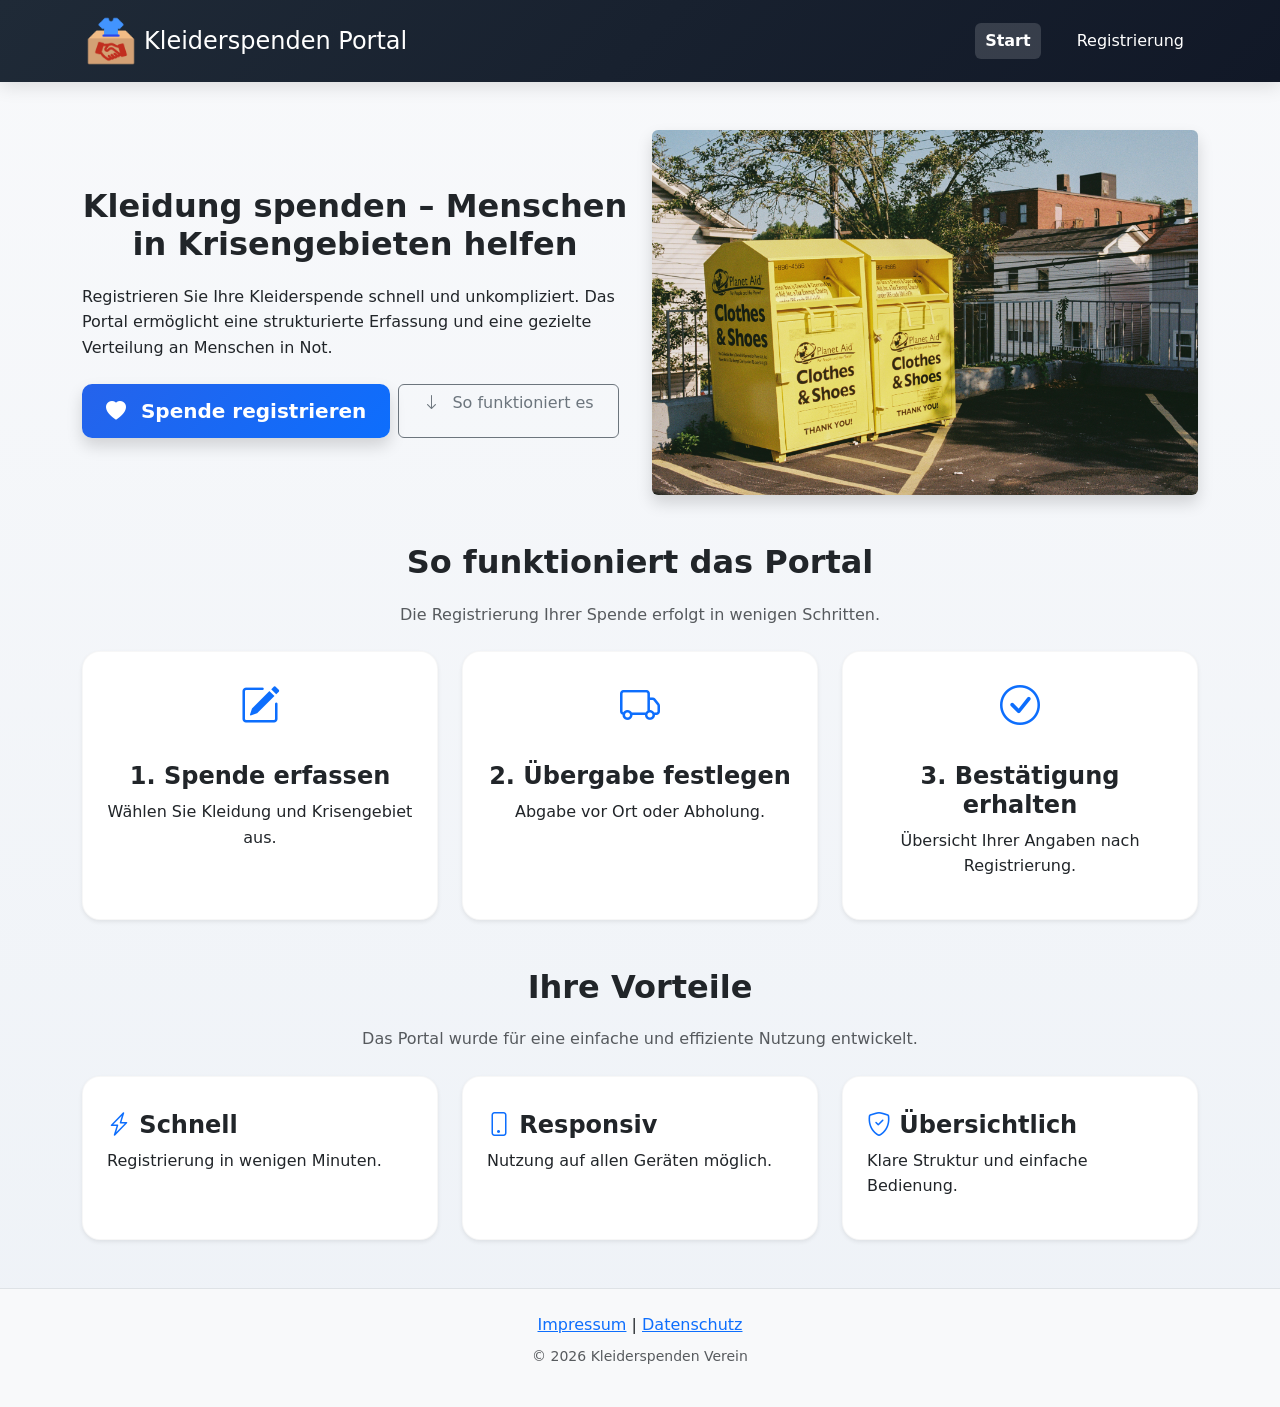
<file: index.html>
<!DOCTYPE html>
<html lang="de">

<head>
<meta charset="UTF-8">
<meta name="viewport" content="width=device-width, initial-scale=1.0">

<title>Kleiderspenden Portal</title>

<meta name="description" content="Kleiderspenden einfach registrieren und Menschen in Krisengebieten helfen.">
<meta name="author" content="Furkan Balkan">
<meta name="theme-color" content="#111827">

<link rel="preconnect" href="https://cdn.jsdelivr.net">
<link rel="preload" as="image" href="img/donation.jpg">

<link href="https://cdn.jsdelivr.net/npm/bootstrap@5.3.2/dist/css/bootstrap.min.css" rel="stylesheet">
<link rel="stylesheet" href="https://cdn.jsdelivr.net/npm/bootstrap-icons@1.11.1/font/bootstrap-icons.css">
<link rel="stylesheet" href="css/style.css">
</head>

<body>

<!-- Progress Bar -->
<div id="progress-bar" aria-hidden="true"></div>

<!-- HEADER -->
<header class="bg-dark text-white">
  <div class="container d-flex flex-column flex-md-row justify-content-between align-items-center p-3">

    <a href="index.html"
       class="d-flex align-items-center text-white text-decoration-none mb-2 mb-md-0"
       aria-label="Startseite">
      <img src="img/logo.png" alt="Logo Kleiderspenden Portal" width="50" class="me-2">
      <h1 class="m-0 fs-4">Kleiderspenden Portal</h1>
    </a>

    <nav aria-label="Hauptnavigation">
      <a href="index.html" class="text-white fw-bold" aria-current="page">Start</a>
      <a href="registrierung.html" class="text-white ms-3">Registrierung</a>
    </nav>

  </div>
</header>

<!-- MAIN -->
<main class="container mt-5 mb-5">

  <!-- HERO -->
  <section id="hero" class="row align-items-center mb-5" aria-labelledby="hero-title">
    <div class="col-12 col-md-6 text-center text-md-start">

      <h2 id="hero-title">Kleidung spenden – Menschen in Krisengebieten helfen</h2>

      <p class="mt-3">
        Registrieren Sie Ihre Kleiderspende schnell und unkompliziert.
        Das Portal ermöglicht eine strukturierte Erfassung und eine gezielte Verteilung an Menschen in Not.
      </p>

      <div class="d-flex flex-column flex-md-row gap-2 mt-4">

        <a href="registrierung.html"
           class="btn btn-primary btn-lg px-4 shadow">
          <i class="bi bi-heart-fill me-2"></i>
          Spende registrieren
        </a>

        <a href="#ablauf"
           class="btn btn-outline-secondary px-4"
           aria-label="Zum Abschnitt So funktioniert es scrollen">
          <i class="bi bi-arrow-down me-2"></i>
          So funktioniert es
        </a>

      </div>

    </div>

    <div class="col-12 col-md-6 text-center mt-4 mt-md-0">
      <img src="img/donation.jpg"
           class="img-fluid rounded shadow"
           alt="Menschen spenden Kleidung für Hilfsprojekte"
           loading="lazy">
    </div>
  </section>

  <!-- ABLAUF -->
  <section id="ablauf" class="mb-5" aria-labelledby="ablauf-title">
    <div class="text-center mb-4">
      <h2 id="ablauf-title">So funktioniert das Portal</h2>
      <p class="text-muted">
        Die Registrierung Ihrer Spende erfolgt in wenigen Schritten.
      </p>
    </div>

    <div class="row g-4">
      <div class="col-12 col-md-4">
        <article class="card h-100 p-4 text-center shadow-sm">
          <i class="bi bi-pencil-square fs-1 text-primary mb-3"></i>
          <h4>1. Spende erfassen</h4>
          <p>Wählen Sie Kleidung und Krisengebiet aus.</p>
        </article>
      </div>

      <div class="col-12 col-md-4">
        <article class="card h-100 p-4 text-center shadow-sm">
          <i class="bi bi-truck fs-1 text-primary mb-3"></i>
          <h4>2. Übergabe festlegen</h4>
          <p>Abgabe vor Ort oder Abholung.</p>
        </article>
      </div>

      <div class="col-12 col-md-4">
        <article class="card h-100 p-4 text-center shadow-sm">
          <i class="bi bi-check-circle fs-1 text-primary mb-3"></i>
          <h4>3. Bestätigung erhalten</h4>
          <p>Übersicht Ihrer Angaben nach Registrierung.</p>
        </article>
      </div>
    </div>
  </section>

  <!-- VORTEILE -->
  <section aria-labelledby="vorteile-title">
    <div class="text-center mb-4">
      <h2 id="vorteile-title">Ihre Vorteile</h2>
      <p class="text-muted">
        Das Portal wurde für eine einfache und effiziente Nutzung entwickelt.
      </p>
    </div>

    <div class="row g-4">
      <div class="col-12 col-md-4">
        <article class="card h-100 p-4 shadow-sm">
          <h4><i class="bi bi-lightning-charge text-primary"></i> Schnell</h4>
          <p>Registrierung in wenigen Minuten.</p>
        </article>
      </div>

      <div class="col-12 col-md-4">
        <article class="card h-100 p-4 shadow-sm">
          <h4><i class="bi bi-phone text-primary"></i> Responsiv</h4>
          <p>Nutzung auf allen Geräten möglich.</p>
        </article>
      </div>

      <div class="col-12 col-md-4">
        <article class="card h-100 p-4 shadow-sm">
          <h4><i class="bi bi-shield-check text-primary"></i> Übersichtlich</h4>
          <p>Klare Struktur und einfache Bedienung.</p>
        </article>
      </div>
    </div>
  </section>

</main>

<!-- FOOTER -->
<footer class="text-center p-4 mt-5 bg-light border-top">
  <a href="impressum.html">Impressum</a> |
  <a href="datenschutz.html">Datenschutz</a>
  <p class="mt-2 small text-muted">© 2026 Kleiderspenden Verein</p>
</footer>

</body>
</html>
</file>
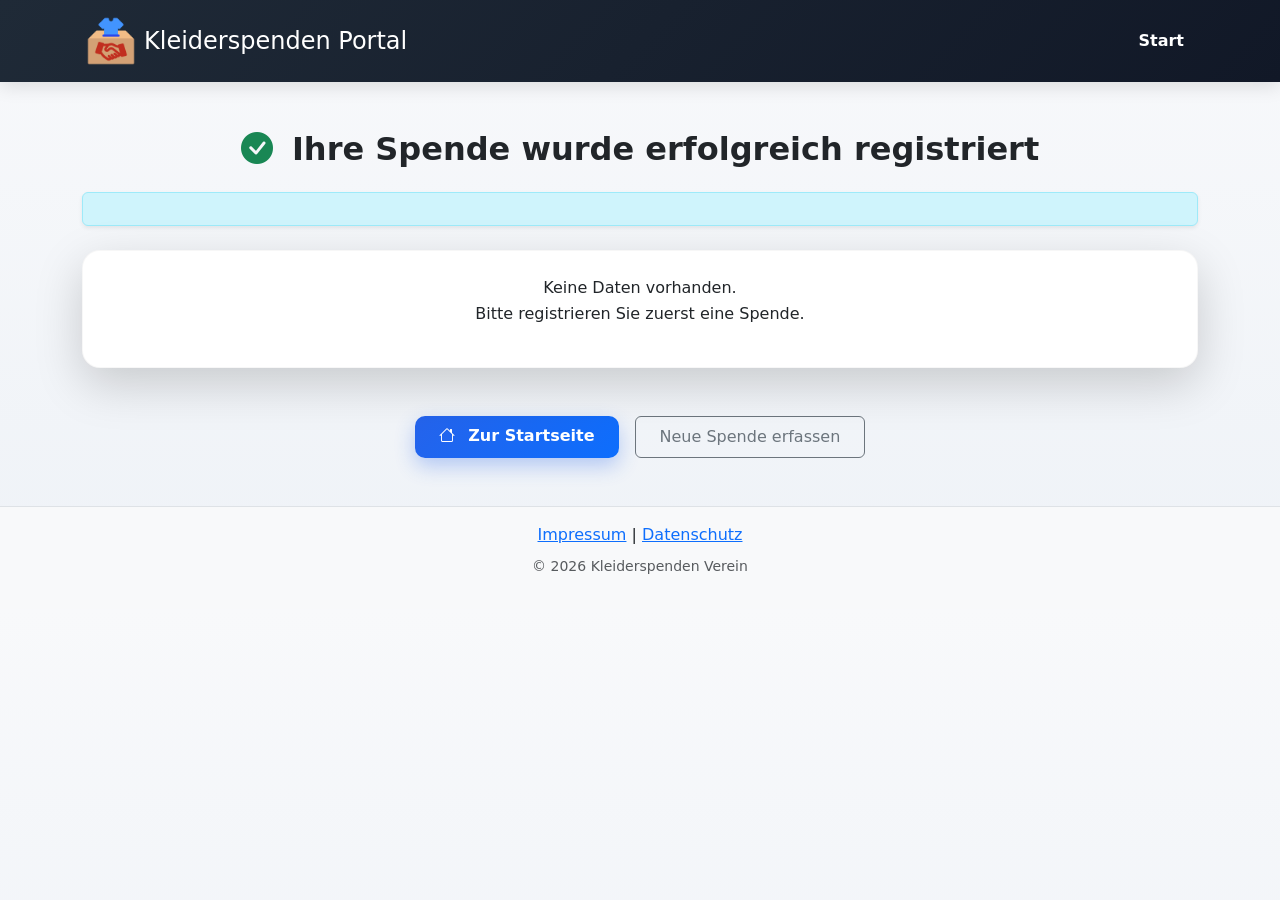
<file: bestaetigung.html>
<!DOCTYPE html>
<html lang="de">

<head>
  <meta charset="UTF-8">
  <meta name="viewport" content="width=device-width, initial-scale=1.0">

  <title>Bestätigung Ihrer Kleiderspende</title>
  <meta name="description" content="Bestätigung Ihrer Kleiderspende. Übersicht aller eingegebenen Daten.">

  <!-- Bootstrap -->
  <link rel="preconnect" href="https://cdn.jsdelivr.net">
  <link href="https://cdn.jsdelivr.net/npm/bootstrap@5.3.2/dist/css/bootstrap.min.css" rel="stylesheet">
  <link rel="stylesheet" href="https://cdn.jsdelivr.net/npm/bootstrap-icons@1.11.1/font/bootstrap-icons.css">

  <!-- Eigenes CSS -->
  <link rel="stylesheet" href="css/style.css">
</head>

<body>

<!-- HEADER -->
<header class="bg-dark text-white">
  <div class="container d-flex flex-column flex-md-row justify-content-between align-items-center p-3">

    <a href="index.html" class="d-flex align-items-center text-white text-decoration-none">
      <img src="img/logo.png"
           alt="Logo Kleiderspenden Portal"
           width="50"
           class="me-2">
      <h1 class="m-0 fs-4">Kleiderspenden Portal</h1>
    </a>

    <nav aria-label="Hauptnavigation">
      <a href="index.html" class="text-white fw-bold">Start</a>
    </nav>

  </div>
</header>

<!-- MAIN -->
<main class="container mt-5 mb-5">

  <h2 class="text-center mb-4">
    <i class="bi bi-check-circle-fill text-success me-2"></i>
    Ihre Spende wurde erfolgreich registriert
  </h2>

  <!-- Hinweis -->
  <div id="hinweistext"
       class="alert alert-info text-center mb-4 shadow-sm"
       role="status"
       aria-live="polite"></div>

  <!-- 🔥 WICHTIGER FIX: id="datenBox" -->
  <section id="datenBox" class="card p-4 shadow-lg confirmation-card" aria-labelledby="datenTitel">

    <h3 id="datenTitel" class="mb-4 text-center">Ihre Angaben</h3>

    <div class="confirmation-row">
      <strong><i class="bi bi-bag me-2"></i>Kleidung</strong>
      <span id="kleidung">-</span>
    </div>

    <div class="confirmation-row">
      <strong><i class="bi bi-globe me-2"></i>Krisengebiet</strong>
      <span id="krisengebiet">-</span>
    </div>

    <div class="confirmation-row">
      <strong><i class="bi bi-truck me-2"></i>Übergabeart</strong>
      <span id="uebergabe">-</span>
    </div>

    <hr>

    <div class="confirmation-row">
      <strong><i class="bi bi-geo-alt me-2"></i>Straße</strong>
      <span id="strasse">-</span>
    </div>

    <div class="confirmation-row">
      <strong><i class="bi bi-mailbox me-2"></i>PLZ</strong>
      <span id="plz">-</span>
    </div>

    <div class="confirmation-row">
      <strong><i class="bi bi-building me-2"></i>Ort</strong>
      <span id="ort">-</span>
    </div>

    <hr>

    <div class="confirmation-row">
      <strong><i class="bi bi-calendar me-2"></i>Datum</strong>
      <span id="datum">-</span>
    </div>

    <div class="confirmation-row">
      <strong><i class="bi bi-clock me-2"></i>Uhrzeit</strong>
      <span id="uhrzeit">-</span>
    </div>

  </section>

  <!-- Buttons -->
  <div class="text-center mt-5 d-flex justify-content-center gap-3 flex-wrap">

    <a href="index.html" class="btn btn-primary px-4 py-2">
      <i class="bi bi-house me-2"></i>
      Zur Startseite
    </a>

    <a href="registrierung.html" class="btn btn-outline-secondary px-4 py-2">
      Neue Spende erfassen
    </a>

  </div>

</main>

<!-- FOOTER -->
<footer class="text-center mt-5 p-3 bg-light border-top">
  <a href="impressum.html">Impressum</a> |
  <a href="datenschutz.html">Datenschutz</a>
  <p class="small text-muted mt-2">© 2026 Kleiderspenden Verein</p>
</footer>

<script src="js/app.js"></script>

</body>
</html>
</file>
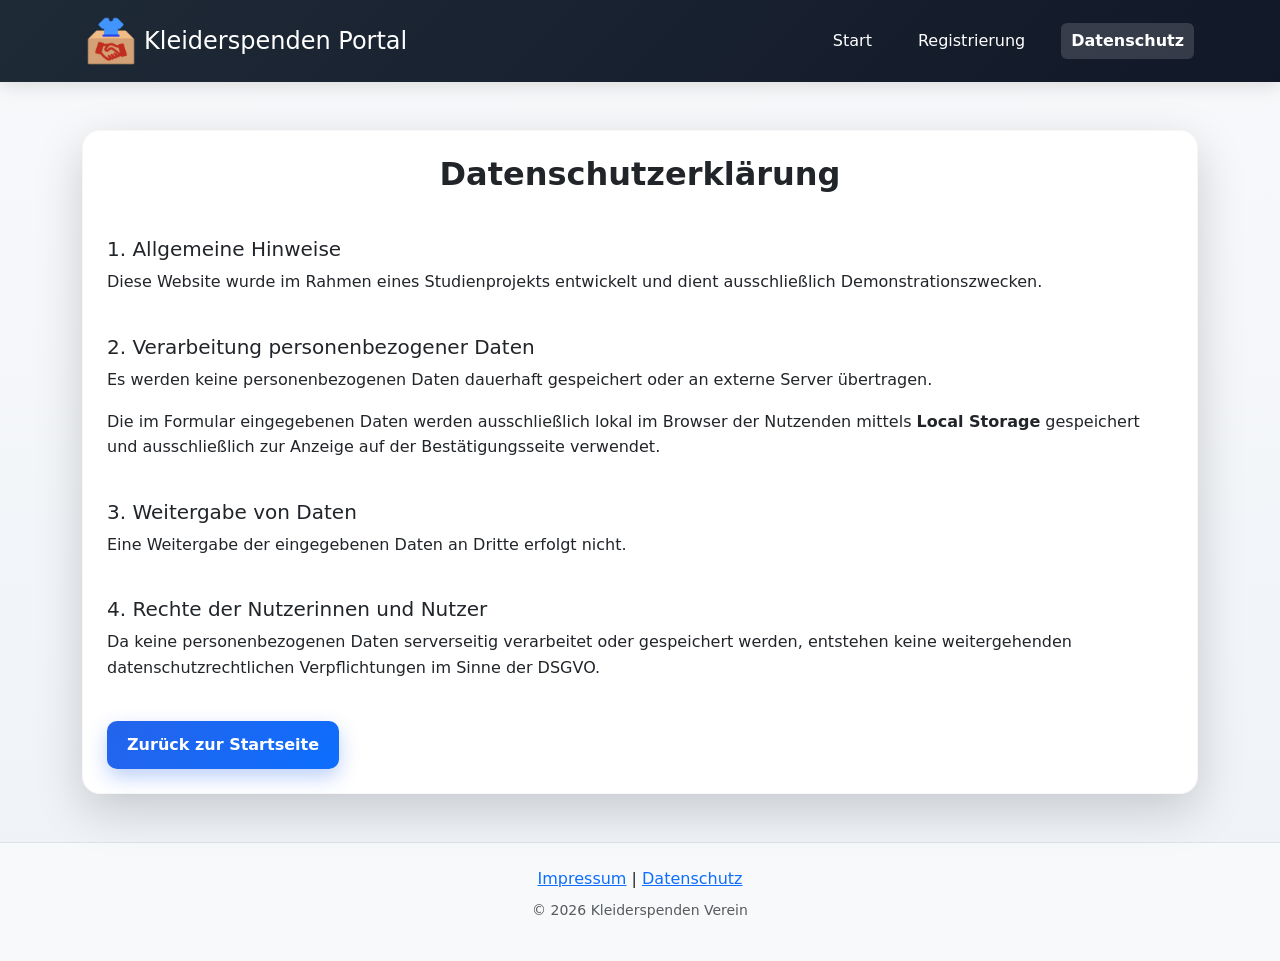
<file: datenschutz.html>
<!DOCTYPE html>
<html lang="de">

<head>
<meta charset="UTF-8">
<meta name="viewport" content="width=device-width, initial-scale=1.0">

<title>Datenschutzerklärung</title>

<meta name="description" content="Datenschutzinformationen zum Kleiderspenden Portal.">

<link rel="preconnect" href="https://cdn.jsdelivr.net">
<link href="https://cdn.jsdelivr.net/npm/bootstrap@5.3.2/dist/css/bootstrap.min.css" rel="stylesheet">
<link rel="stylesheet" href="css/style.css">
</head>

<body>

<!-- HEADER -->
<header class="bg-dark text-white">
  <div class="container d-flex flex-column flex-md-row justify-content-between align-items-center p-3">

    <!-- Logo -->
    <a href="index.html"
       class="d-flex align-items-center text-white text-decoration-none mb-2 mb-md-0"
       aria-label="Startseite">
      <img src="img/logo.png"
           width="50"
           class="me-2"
           alt="Logo Kleiderspenden Portal">
      <h1 class="h4 m-0">Kleiderspenden Portal</h1>
    </a>

    <!-- Navigation -->
    <nav aria-label="Hauptnavigation">
      <a href="index.html" class="text-white me-3">Start</a>
      <a href="registrierung.html" class="text-white me-3">Registrierung</a>
      <a href="datenschutz.html" class="text-white fw-bold" aria-current="page">Datenschutz</a>
    </nav>

  </div>
</header>

<!-- MAIN -->
<main class="container mt-5 mb-5 legal-page">

  <article class="card p-4 shadow-lg" aria-labelledby="ds-title">

    <h2 id="ds-title">Datenschutzerklärung</h2>

    <section>
      <h3 class="h5 mt-4">1. Allgemeine Hinweise</h3>
      <p>
        Diese Website wurde im Rahmen eines Studienprojekts entwickelt und dient ausschließlich Demonstrationszwecken.
      </p>
    </section>

    <section>
      <h3 class="h5 mt-4">2. Verarbeitung personenbezogener Daten</h3>
      <p>
        Es werden keine personenbezogenen Daten dauerhaft gespeichert oder an externe Server übertragen.
      </p>
      <p>
        Die im Formular eingegebenen Daten werden ausschließlich lokal im Browser der Nutzenden
        mittels <strong>Local Storage</strong> gespeichert und ausschließlich zur Anzeige auf der
        Bestätigungsseite verwendet.
      </p>
    </section>

    <section>
      <h3 class="h5 mt-4">3. Weitergabe von Daten</h3>
      <p>
        Eine Weitergabe der eingegebenen Daten an Dritte erfolgt nicht.
      </p>
    </section>

    <section>
      <h3 class="h5 mt-4">4. Rechte der Nutzerinnen und Nutzer</h3>
      <p>
        Da keine personenbezogenen Daten serverseitig verarbeitet oder gespeichert werden,
        entstehen keine weitergehenden datenschutzrechtlichen Verpflichtungen im Sinne der DSGVO.
      </p>
    </section>

    <div class="mt-4">
      <a href="index.html" class="btn btn-primary">
        Zurück zur Startseite
      </a>
    </div>

  </article>

</main>

<!-- FOOTER -->
<footer class="text-center p-4 mt-5 bg-light border-top">
  <a href="impressum.html">Impressum</a> |
  <a href="datenschutz.html">Datenschutz</a>
  <p class="mt-2 small text-muted">© 2026 Kleiderspenden Verein</p>
</footer>

</body>
</html>
</file>
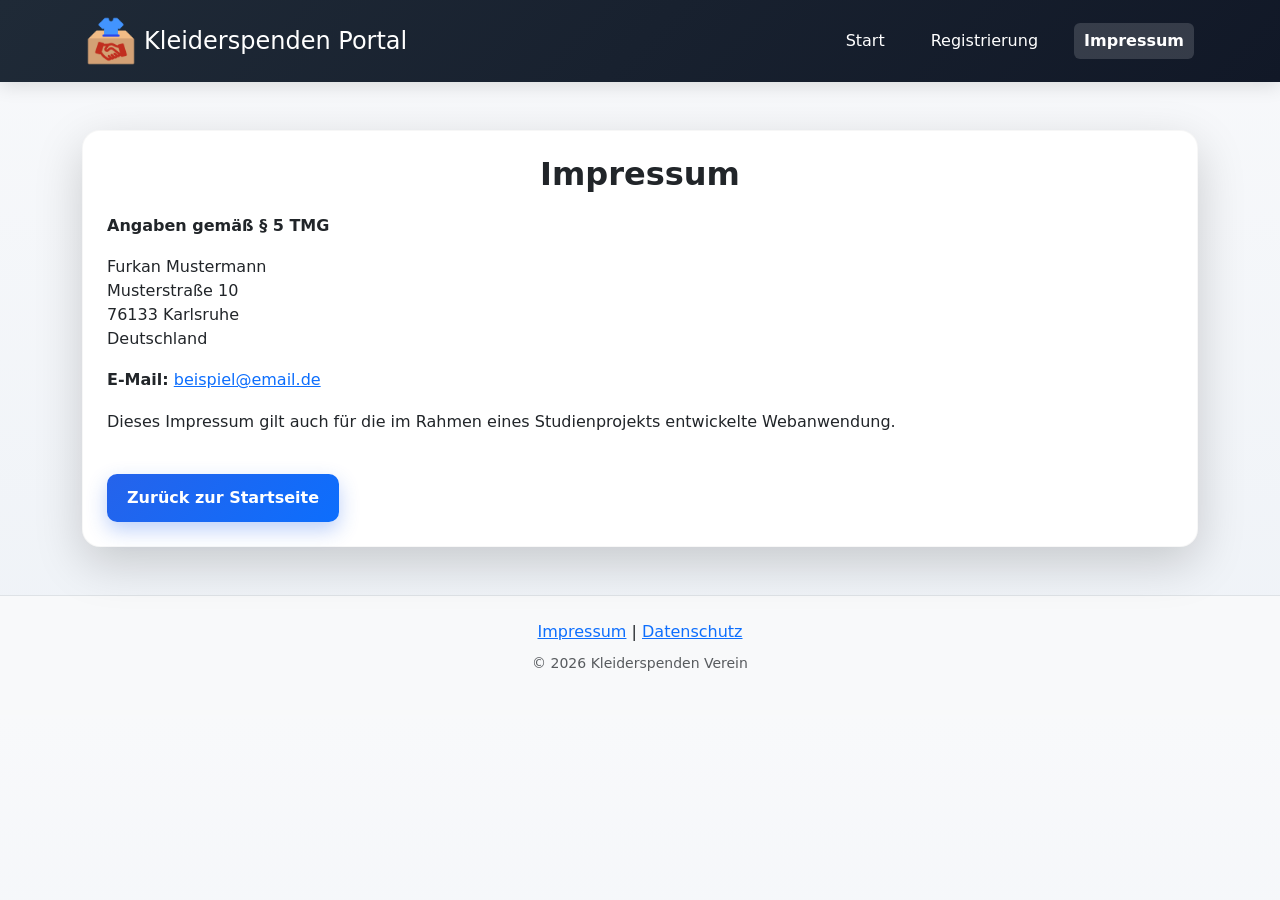
<file: impressum.html>
<!DOCTYPE html>
<html lang="de">

<head>
<meta charset="UTF-8">
<meta name="viewport" content="width=device-width, initial-scale=1.0">

<title>Impressum</title>

<meta name="description" content="Impressum des Kleiderspenden Portals. Angaben gemäß §5 TMG.">

<link rel="preconnect" href="https://cdn.jsdelivr.net">
<link href="https://cdn.jsdelivr.net/npm/bootstrap@5.3.2/dist/css/bootstrap.min.css" rel="stylesheet">
<link rel="stylesheet" href="css/style.css">
</head>

<body>

<!-- HEADER -->
<header class="bg-dark text-white">
  <div class="container d-flex flex-column flex-md-row justify-content-between align-items-center p-3">

    <!-- Logo -->
    <a href="index.html"
       class="d-flex align-items-center text-white text-decoration-none mb-2 mb-md-0"
       aria-label="Startseite">
      <img src="img/logo.png"
           width="50"
           class="me-2"
           alt="Logo Kleiderspenden Portal">
      <h1 class="h4 m-0">Kleiderspenden Portal</h1>
    </a>

    <!-- Navigation -->
    <nav aria-label="Hauptnavigation">
      <a href="index.html" class="text-white me-3">Start</a>
      <a href="registrierung.html" class="text-white me-3">Registrierung</a>
      <a href="impressum.html" class="text-white fw-bold" aria-current="page">Impressum</a>
    </nav>

  </div>
</header>

<!-- MAIN -->
<main class="container mt-5 mb-5 legal-page">

  <article class="card p-4 shadow-lg" aria-labelledby="impressum-title">

    <h2 id="impressum-title">Impressum</h2>

    <p><strong>Angaben gemäß § 5 TMG</strong></p>

    <address>
      Furkan Mustermann<br>
      Musterstraße 10<br>
      76133 Karlsruhe<br>
      Deutschland
    </address>

    <p>
      <strong>E-Mail:</strong>
      <a href="mailto:beispiel@email.de">
        beispiel@email.de
      </a>
    </p>

    <p>
      Dieses Impressum gilt auch für die im Rahmen eines Studienprojekts entwickelte Webanwendung.
    </p>

    <div class="mt-4">
      <a href="index.html" class="btn btn-primary">
        Zurück zur Startseite
      </a>
    </div>

  </article>

</main>

<!-- FOOTER -->
<footer class="text-center p-4 mt-5 bg-light border-top">
  <a href="impressum.html">Impressum</a> |
  <a href="datenschutz.html">Datenschutz</a>
  <p class="mt-2 small text-muted">© 2026 Kleiderspenden Verein</p>
</footer>

</body>
</html>
</file>
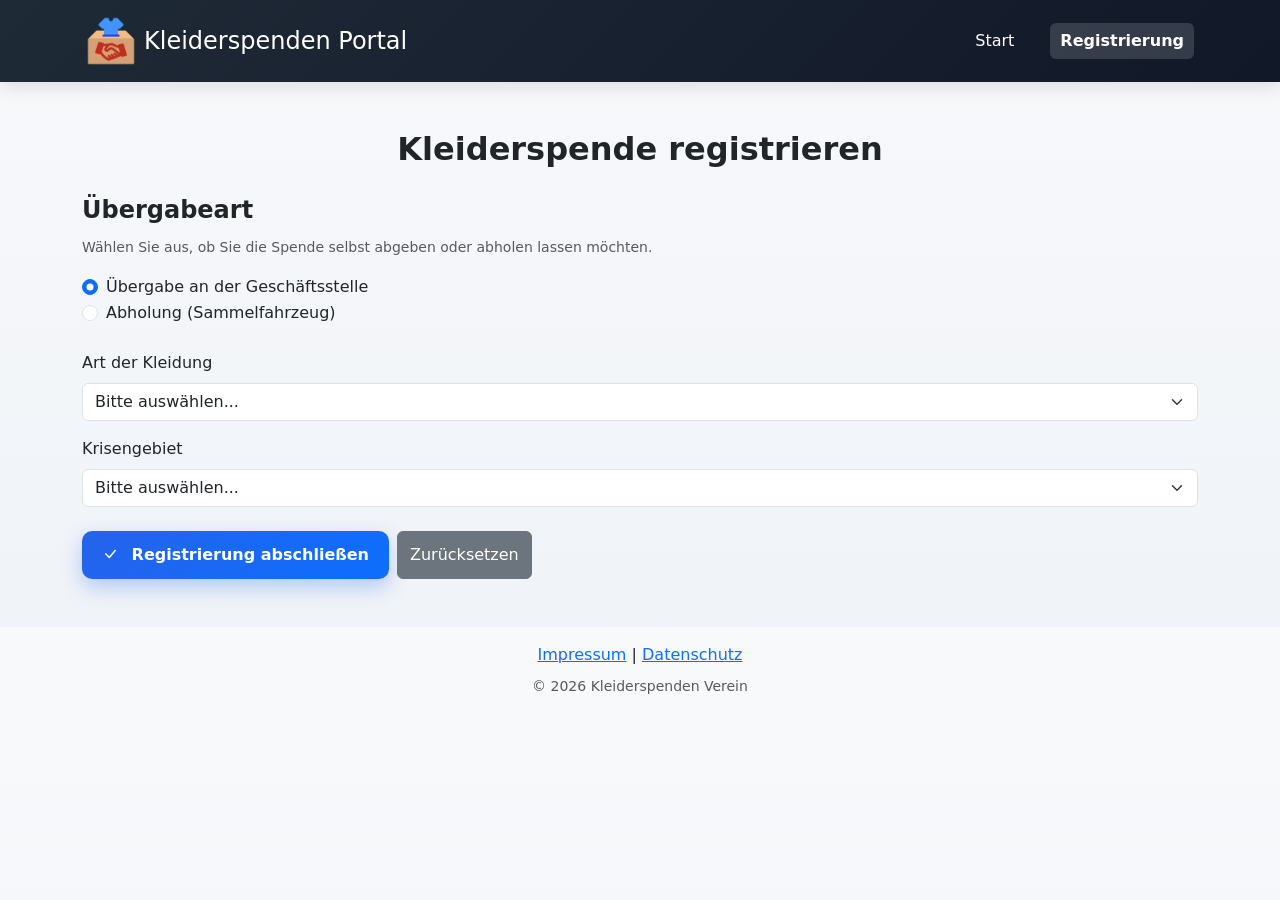
<file: registrierung.html>
<!DOCTYPE html>
<html lang="de">
<head>
  <meta charset="UTF-8">
  <meta name="viewport" content="width=device-width, initial-scale=1.0">

  <title>Kleiderspende registrieren</title>
  <meta name="description" content="Kleiderspende einfach registrieren und Menschen helfen.">

  <!-- Bootstrap -->
  <link rel="preconnect" href="https://cdn.jsdelivr.net">
  <link href="https://cdn.jsdelivr.net/npm/bootstrap@5.3.2/dist/css/bootstrap.min.css" rel="stylesheet">
  <link rel="stylesheet" href="https://cdn.jsdelivr.net/npm/bootstrap-icons@1.11.1/font/bootstrap-icons.css">

  <!-- Eigenes CSS -->
  <link rel="stylesheet" href="css/style.css">
</head>

<body>

<!-- HEADER -->
<header class="bg-dark text-white">
  <div class="container d-flex flex-column flex-md-row justify-content-between align-items-center p-3">

    <a href="index.html" class="d-flex align-items-center text-white text-decoration-none">
      <img src="img/logo.png"
           alt="Logo Kleiderspenden Portal"
           width="50"
           class="me-2">
      <h1 class="m-0 fs-4">Kleiderspenden Portal</h1>
    </a>

    <nav aria-label="Hauptnavigation">
      <a href="index.html" class="text-white me-3">Start</a>
      <a href="registrierung.html" class="text-white fw-bold" aria-current="page">Registrierung</a>
    </nav>

  </div>
</header>

<!-- MAIN -->
<main class="container mt-5">
  <h2 class="mb-4">Kleiderspende registrieren</h2>

  <form id="spendenForm" novalidate autocomplete="on">

    <!-- Fehlermeldung -->
    <div id="fehlermeldung"
         class="alert alert-danger d-none fw-bold"
         role="alert"
         aria-live="assertive"></div>

    <!-- Übergabe -->
    <fieldset class="mb-4 fade-in" aria-describedby="uebergabeInfo">
      <legend class="form-label fw-semibold">Übergabeart</legend>

      <p id="uebergabeInfo" class="small text-muted">
        Wählen Sie aus, ob Sie die Spende selbst abgeben oder abholen lassen möchten.
      </p>

      <div class="form-check">
        <input type="radio"
               name="uebergabe"
               id="geschaeftsstelle"
               value="Geschaeftsstelle"
               class="form-check-input"
               checked
               required>
        <label for="geschaeftsstelle" class="form-check-label">
          Übergabe an der Geschäftsstelle
        </label>
      </div>

      <div class="form-check">
        <input type="radio"
               name="uebergabe"
               id="abholung"
               value="Abholung"
               class="form-check-input">
        <label for="abholung" class="form-check-label">
          Abholung (Sammelfahrzeug)
        </label>
      </div>
    </fieldset>

    <!-- Adresse -->
    <div id="adresseBereich" class="mb-4 d-none fade-in">

      <p class="text-muted small">
        Hinweis: Adresse nur erforderlich bei Abholung.
      </p>

      <label for="strasse" class="form-label">Straße & Hausnummer</label>
      <input type="text"
             id="strasse"
             name="strasse"
             class="form-control mb-2"
             placeholder="z. B. Musterstraße 12"
             autocomplete="street-address">

      <label for="plz" class="form-label">Postleitzahl</label>
      <input type="text"
             id="plz"
             name="plz"
             class="form-control mb-2"
             placeholder="z. B. 76133"
             inputmode="numeric"
             pattern="\d{5}"
             maxlength="5"
             aria-describedby="plzHelp"
             autocomplete="postal-code">

      <div id="plzHelp" class="form-text">
        Bitte geben Sie eine 5-stellige Postleitzahl ein.
      </div>

      <label for="ort" class="form-label">Ort</label>
      <input type="text"
             id="ort"
             name="ort"
             class="form-control"
             placeholder="z. B. Karlsruhe"
             autocomplete="address-level2">
    </div>

    <!-- Kleidung -->
    <div class="fade-in">
      <label for="kleidung" class="form-label">Art der Kleidung</label>
      <select id="kleidung"
              name="kleidung"
              class="form-select mb-3"
              required>
        <option value="">Bitte auswählen...</option>
        <option>Jacken</option>
        <option>Hosen</option>
        <option>T-Shirts</option>
        <option>Schuhe</option>
        <option>Kinderkleidung</option>
      </select>
    </div>

    <!-- Krisengebiet -->
    <div class="fade-in">
      <label for="krisengebiet" class="form-label">Krisengebiet</label>
      <select id="krisengebiet"
              name="krisengebiet"
              class="form-select mb-4"
              required>
        <option value="">Bitte auswählen...</option>
        <option>Ukraine (Donezk)</option>
        <option>Syrien (Aleppo)</option>
        <option>Türkei (Erdbebengebiet)</option>
        <option>Sudan (Darfur)</option>
        <option>Äthiopien (Tigray)</option>
      </select>
    </div>

    <!-- Buttons -->
    <div class="d-flex gap-2">
      <button type="submit" class="btn btn-primary fade-in">
        <i class="bi bi-check-lg me-2"></i>
        Registrierung abschließen
      </button>

      <button type="reset" class="btn btn-secondary fade-in">
        Zurücksetzen
      </button>
    </div>

  </form>
</main>

<!-- FOOTER -->
<footer class="text-center mt-5 p-3 bg-light">
  <a href="impressum.html">Impressum</a> |
  <a href="datenschutz.html">Datenschutz</a>
  <p class="small text-muted mt-2">© 2026 Kleiderspenden Verein</p>
</footer>

<!-- SCRIPT -->
<script src="js/app.js"></script>

</body>
</html>
</file>
<file: css/style.css>
/* ==========================
   🎨 DESIGN SYSTEM
========================== */
:root {
  --primary: #2563eb;
  --primary-hover: #1d4ed8;
  --text: #212529;
  --muted: #6b7280;
  --bg-light: #f8f9fb;
  --bg-card: #ffffff;
  --border: #ececec;
}


/* ==========================
   BASIS
========================== */
body {
  font-family: system-ui, -apple-system, Arial, sans-serif;
  background: linear-gradient(to bottom, #f8f9fb 0%, #eef2f7 100%);
  margin: 0;
  padding: 0;
  color: var(--text);
}

html {
  scroll-behavior: smooth;
}


/* ==========================
   HEADER
========================== */
header {
  background: linear-gradient(135deg, #1f2a37 0%, #111827 100%);
  box-shadow: 0px 4px 18px rgba(0, 0, 0, 0.12);
}

header img {
  max-width: 100%;
}


/* ==========================
   NAVIGATION
========================== */
nav {
  display: flex;
  gap: 10px;
}

nav a {
  position: relative;
  text-decoration: none;
  font-weight: 500;
  padding: 6px 10px;
  border-radius: 6px;
  transition: all 0.2s ease;
}

nav a::after {
  content: "";
  position: absolute;
  left: 0;
  bottom: -2px;
  width: 0;
  height: 2px;
  background: #60a5fa;
  transition: width 0.3s;
}

nav a:hover::after {
  width: 100%;
}

nav a[aria-current="page"] {
  background: rgba(255, 255, 255, 0.15);
  font-weight: 600;
}


/* ==========================
   TYPO
========================== */
h2 {
  font-weight: 700;
  margin-bottom: 20px;
  text-align: center;
}

h4 {
  font-weight: 600;
  margin-top: 10px;
}

p {
  line-height: 1.6;
}


/* ==========================
   HERO
========================== */
.hero-text h2 {
  font-size: 2.4rem;
  line-height: 1.2;
  letter-spacing: -0.5px;
}

.hero-text p {
  font-size: 1.05rem;
  color: var(--muted);
}

.hero-buttons {
  display: flex;
  justify-content: center;
  align-items: center;
  gap: 12px;
  flex-wrap: wrap;
}

.hero-buttons .btn {
  min-width: 220px;
  text-align: center;
}


/* ==========================
   BUTTONS
========================== */
.btn {
  transition: all 0.2s ease;
}

.btn:hover {
  transform: translateY(-2px) scale(1.02);
}

.btn:active {
  transform: scale(0.96);
}

.btn-primary {
  background: linear-gradient(135deg, var(--primary), #0d6efd);
  border: none;
  border-radius: 10px;
  padding: 12px 20px;
  font-weight: 600;
  box-shadow: 0 8px 20px rgba(37, 99, 235, 0.3);
}

.btn-primary:hover {
  background: linear-gradient(135deg, var(--primary-hover), #0b5ed7);
}


/* ==========================
   SECONDARY BUTTON
========================== */
.btn-secondary-custom {
  display: inline-flex;
  align-items: center;
  justify-content: center;
  gap: 8px;

  border-radius: 10px;
  font-weight: 600;
  padding: 12px 20px;
  border: 2px solid var(--primary);
  color: var(--primary);
  background: transparent;
  transition: all 0.25s ease;
}

.btn-secondary-custom:hover {
  background: var(--primary);
  color: white;
  transform: translateY(-2px);
  box-shadow: 0 6px 14px rgba(37, 99, 235, 0.25);
}


/* ==========================
   CARD
========================== */
.card {
  background: var(--bg-card);
  border-radius: 18px;
  box-shadow: 0px 10px 28px rgba(0, 0, 0, 0.08);
  border: 1px solid rgba(0,0,0,0.03);
  transition: transform 0.25s ease, box-shadow 0.25s ease;
}

.card:hover {
  transform: translateY(-8px) scale(1.02);
  box-shadow: 0px 14px 34px rgba(0, 0, 0, 0.12);
}


/* ==========================
   BESTÄTIGUNG
========================== */
.confirmation-card {
  display: flex;
  flex-direction: column;
  gap: 10px;
}

.confirmation-row {
  display: flex;
  justify-content: space-between;
  align-items: center;
  padding: 14px 0;
  border-bottom: 1px solid var(--border);
}

.confirmation-row:last-child {
  border-bottom: none;
}


/* ==========================
   ANIMATION
========================== */
@keyframes fadeIn {
  from { opacity: 0; transform: translateY(8px); }
  to { opacity: 1; transform: translateY(0); }
}

.fade-in {
  opacity: 0;
  transform: translateY(20px);
  transition: all 0.6s ease;
}

.fade-in.visible {
  opacity: 1;
  transform: translateY(0);
}


/* ==========================
   RESPONSIVE (FINAL FIX)
========================== */
@media (max-width: 768px) {

  /* HEADER FIX */
  header .container {
    display: flex;
    flex-direction: column;
    align-items: center;
    text-align: center;
  }

  header a {
    display: flex;
    justify-content: center;
    align-items: center;
  }

  nav {
    display: flex;
    flex-direction: column;
    align-items: center;
    gap: 8px;
    margin-top: 10px;
  }

  nav a {
    min-width: 140px;
    text-align: center;
    padding: 8px 16px;
  }

  /* HERO */
  .hero-text {
    text-align: center !important;
  }

  .hero-text h2 {
    font-size: 1.6rem;
  }

  .hero-text p {
    font-size: 0.95rem;
  }

  /* BUTTONS */
  .hero-buttons {
    flex-direction: column;
    align-items: center;
    width: 100%;
  }

  .hero-buttons .btn {
    width: 100%;
    max-width: 300px;
  }

  .hero-buttons .btn + .btn {
    margin-top: 10px;
  }

  /* CONFIRMATION */
  .confirmation-row {
    flex-direction: column;
    align-items: flex-start;
    gap: 6px;
  }

  section {
    margin-bottom: 60px;
  }

}
</file>
